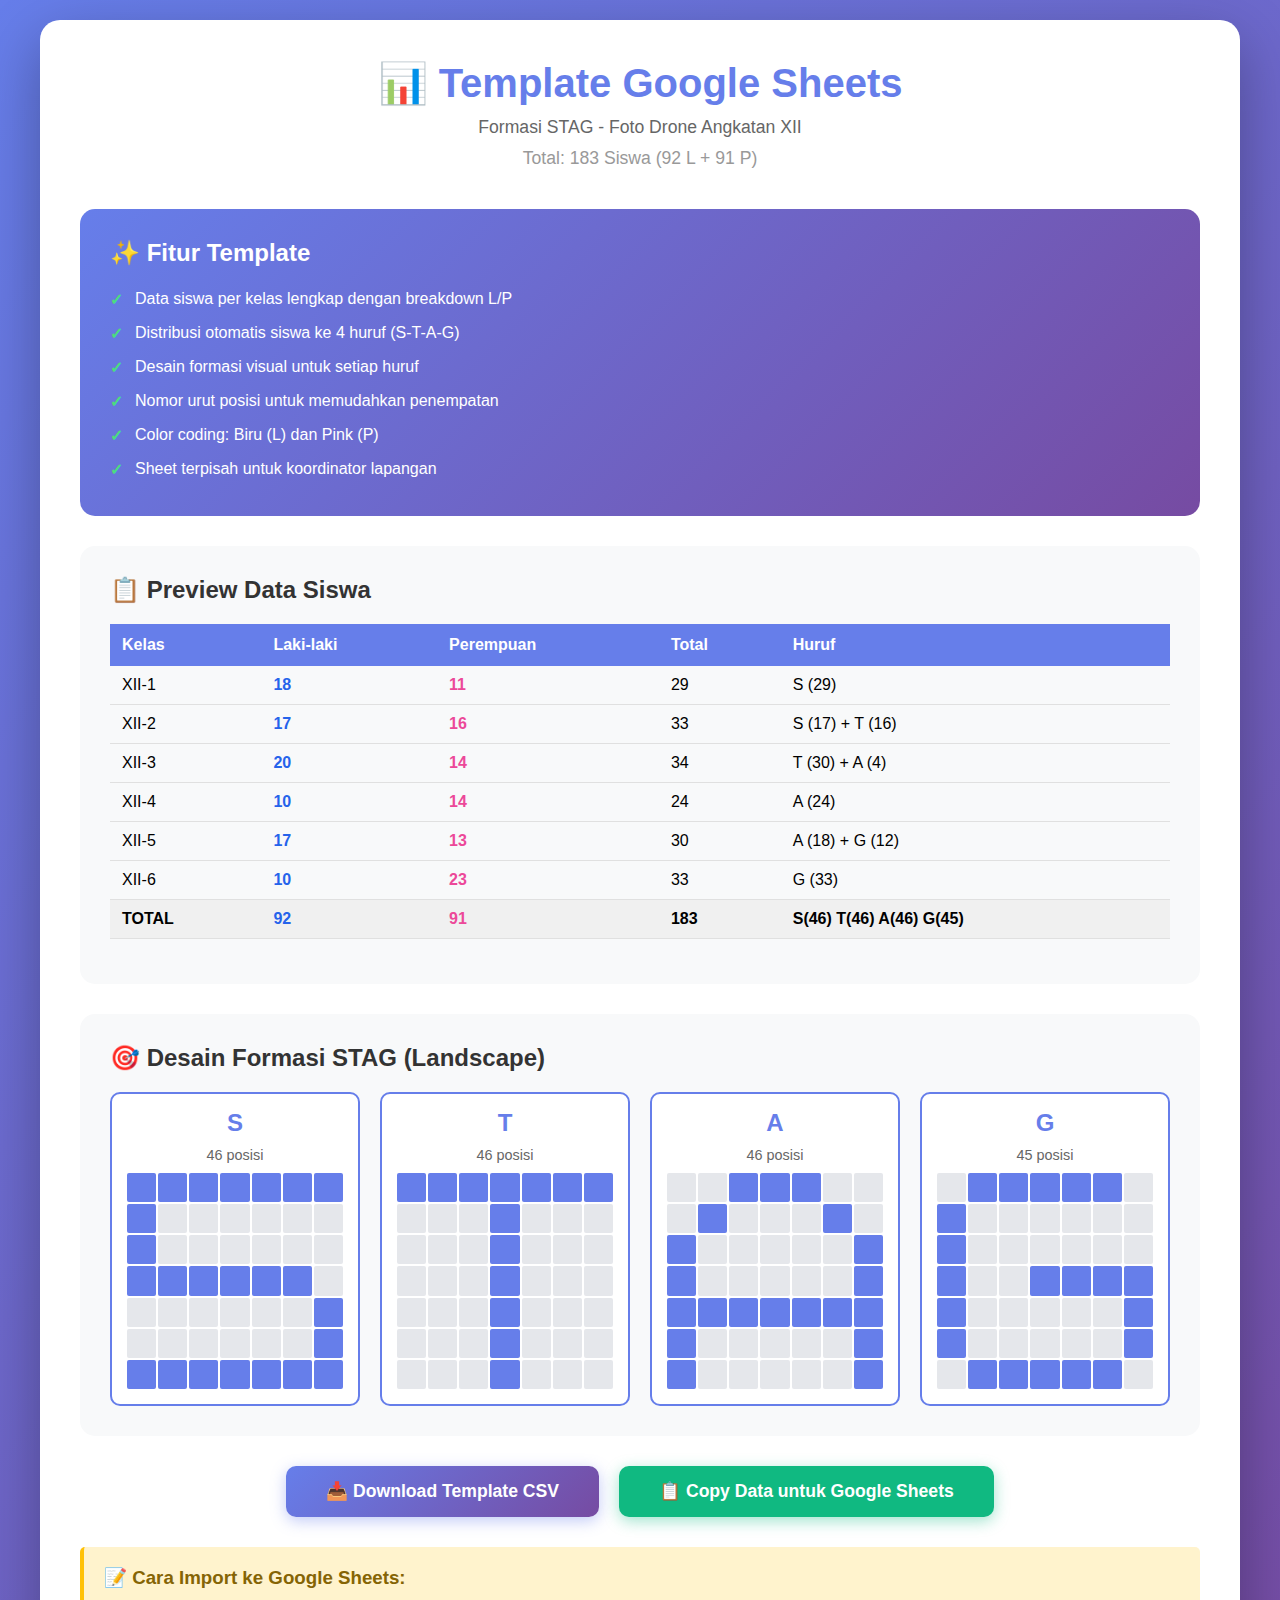
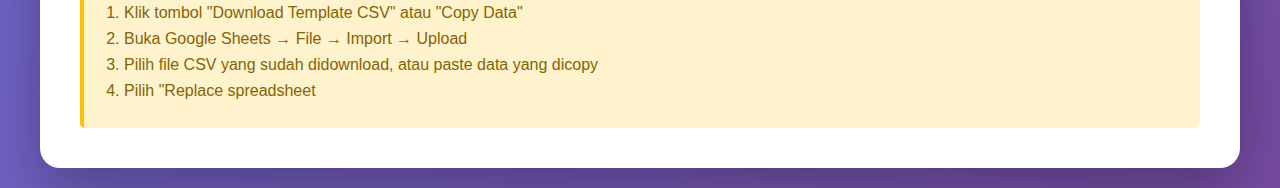
<file: csv.html>
<!DOCTYPE html>
<html lang="id">
<head>
    <meta charset="UTF-8">
    <meta name="viewport" content="width=device-width, initial-scale=1.0">
    <title>Generator Template Google Sheets - Formasi STAG</title>
    <style>
        * {
            margin: 0;
            padding: 0;
            box-sizing: border-box;
        }
        
        body {
            font-family: 'Segoe UI', Tahoma, Geneva, Verdana, sans-serif;
            background: linear-gradient(135deg, #667eea 0%, #764ba2 100%);
            padding: 20px;
            min-height: 100vh;
        }
        
        .container {
            max-width: 1200px;
            margin: 0 auto;
            background: white;
            border-radius: 20px;
            box-shadow: 0 20px 60px rgba(0,0,0,0.3);
            padding: 40px;
        }
        
        .header {
            text-align: center;
            margin-bottom: 40px;
        }
        
        .header h1 {
            color: #667eea;
            font-size: 2.5em;
            margin-bottom: 10px;
        }
        
        .header p {
            color: #666;
            font-size: 1.1em;
        }
        
        .info-box {
            background: linear-gradient(135deg, #667eea 0%, #764ba2 100%);
            color: white;
            padding: 30px;
            border-radius: 15px;
            margin-bottom: 30px;
        }
        
        .info-box h2 {
            margin-bottom: 15px;
            font-size: 1.5em;
        }
        
        .info-box ul {
            list-style: none;
            padding-left: 0;
        }
        
        .info-box li {
            padding: 8px 0;
            padding-left: 25px;
            position: relative;
        }
        
        .info-box li:before {
            content: "✓";
            position: absolute;
            left: 0;
            font-weight: bold;
            color: #4ade80;
        }
        
        .preview-section {
            background: #f8f9fa;
            padding: 30px;
            border-radius: 15px;
            margin-bottom: 30px;
        }
        
        .preview-section h2 {
            color: #333;
            margin-bottom: 20px;
        }
        
        .sheets-preview {
            background: white;
            border: 2px solid #ddd;
            border-radius: 10px;
            padding: 20px;
            font-family: 'Courier New', monospace;
            font-size: 0.9em;
            overflow-x: auto;
        }
        
        table {
            width: 100%;
            border-collapse: collapse;
            margin: 15px 0;
        }
        
        table th {
            background: #667eea;
            color: white;
            padding: 12px;
            text-align: left;
            font-weight: 600;
        }
        
        table td {
            padding: 10px 12px;
            border-bottom: 1px solid #e0e0e0;
        }
        
        table tr:hover {
            background: #f5f5f5;
        }
        
        .male-col {
            color: #2563eb;
            font-weight: 600;
        }
        
        .female-col {
            color: #ec4899;
            font-weight: 600;
        }
        
        .total-row {
            background: #f0f0f0;
            font-weight: bold;
        }
        
        .button-container {
            display: flex;
            gap: 20px;
            justify-content: center;
            margin-top: 30px;
        }
        
        .btn {
            padding: 15px 40px;
            font-size: 1.1em;
            border: none;
            border-radius: 10px;
            cursor: pointer;
            font-weight: 600;
            transition: all 0.3s;
            text-decoration: none;
            display: inline-flex;
            align-items: center;
            gap: 10px;
        }
        
        .btn-primary {
            background: linear-gradient(135deg, #667eea 0%, #764ba2 100%);
            color: white;
            box-shadow: 0 4px 15px rgba(102, 126, 234, 0.4);
        }
        
        .btn-primary:hover {
            transform: translateY(-2px);
            box-shadow: 0 6px 20px rgba(102, 126, 234, 0.6);
        }
        
        .btn-secondary {
            background: #10b981;
            color: white;
            box-shadow: 0 4px 15px rgba(16, 185, 129, 0.4);
        }
        
        .btn-secondary:hover {
            transform: translateY(-2px);
            box-shadow: 0 6px 20px rgba(16, 185, 129, 0.6);
        }
        
        .formation-grid {
            display: grid;
            grid-template-columns: repeat(4, 1fr);
            gap: 20px;
            margin-top: 20px;
        }
        
        .letter-card {
            background: white;
            border: 2px solid #667eea;
            border-radius: 10px;
            padding: 15px;
            text-align: center;
        }
        
        .letter-card h3 {
            color: #667eea;
            margin-bottom: 10px;
            font-size: 1.5em;
        }
        
        .letter-grid {
            display: grid;
            gap: 2px;
            margin-top: 10px;
        }
        
        .cell {
            width: 100%;
            padding-bottom: 100%;
            position: relative;
        }
        
        .cell-inner {
            position: absolute;
            top: 0;
            left: 0;
            right: 0;
            bottom: 0;
            border-radius: 2px;
        }
        
        .cell-filled {
            background: #667eea;
        }
        
        .cell-empty {
            background: #e5e7eb;
        }
        
        .instructions {
            background: #fff3cd;
            border-left: 4px solid #ffc107;
            padding: 20px;
            border-radius: 5px;
            margin-top: 30px;
        }
        
        .instructions h3 {
            color: #856404;
            margin-bottom: 15px;
        }
        
        .instructions ol {
            padding-left: 20px;
            color: #856404;
        }
        
        .instructions li {
            margin: 8px 0;
        }
    </style>
</head>
<body>
    <div class="container">
        <div class="header">
            <h1>📊 Template Google Sheets</h1>
            <p>Formasi STAG - Foto Drone Angkatan XII</p>
            <p style="margin-top: 10px; color: #999;">Total: 183 Siswa (92 L + 91 P)</p>
        </div>

        <div class="info-box">
            <h2>✨ Fitur Template</h2>
            <ul>
                <li>Data siswa per kelas lengkap dengan breakdown L/P</li>
                <li>Distribusi otomatis siswa ke 4 huruf (S-T-A-G)</li>
                <li>Desain formasi visual untuk setiap huruf</li>
                <li>Nomor urut posisi untuk memudahkan penempatan</li>
                <li>Color coding: Biru (L) dan Pink (P)</li>
                <li>Sheet terpisah untuk koordinator lapangan</li>
            </ul>
        </div>

        <div class="preview-section">
            <h2>📋 Preview Data Siswa</h2>
            <table>
                <thead>
                    <tr>
                        <th>Kelas</th>
                        <th>Laki-laki</th>
                        <th>Perempuan</th>
                        <th>Total</th>
                        <th>Huruf</th>
                    </tr>
                </thead>
                <tbody id="dataTable">
                    <tr>
                        <td>XII-1</td>
                        <td class="male-col">18</td>
                        <td class="female-col">11</td>
                        <td>29</td>
                        <td>S (29)</td>
                    </tr>
                    <tr>
                        <td>XII-2</td>
                        <td class="male-col">17</td>
                        <td class="female-col">16</td>
                        <td>33</td>
                        <td>S (17) + T (16)</td>
                    </tr>
                    <tr>
                        <td>XII-3</td>
                        <td class="male-col">20</td>
                        <td class="female-col">14</td>
                        <td>34</td>
                        <td>T (30) + A (4)</td>
                    </tr>
                    <tr>
                        <td>XII-4</td>
                        <td class="male-col">10</td>
                        <td class="female-col">14</td>
                        <td>24</td>
                        <td>A (24)</td>
                    </tr>
                    <tr>
                        <td>XII-5</td>
                        <td class="male-col">17</td>
                        <td class="female-col">13</td>
                        <td>30</td>
                        <td>A (18) + G (12)</td>
                    </tr>
                    <tr>
                        <td>XII-6</td>
                        <td class="male-col">10</td>
                        <td class="female-col">23</td>
                        <td>33</td>
                        <td>G (33)</td>
                    </tr>
                    <tr class="total-row">
                        <td><strong>TOTAL</strong></td>
                        <td class="male-col">92</td>
                        <td class="female-col">91</td>
                        <td><strong>183</strong></td>
                        <td>S(46) T(46) A(46) G(45)</td>
                    </tr>
                </tbody>
            </table>
        </div>

        <div class="preview-section">
            <h2>🎯 Desain Formasi STAG (Landscape)</h2>
            <div class="formation-grid">
                <div class="letter-card">
                    <h3>S</h3>
                    <p style="font-size: 0.9em; color: #666;">46 posisi</p>
                    <div class="letter-grid" style="grid-template-columns: repeat(7, 1fr);">
                        <div class="cell"><div class="cell-inner cell-filled"></div></div>
                        <div class="cell"><div class="cell-inner cell-filled"></div></div>
                        <div class="cell"><div class="cell-inner cell-filled"></div></div>
                        <div class="cell"><div class="cell-inner cell-filled"></div></div>
                        <div class="cell"><div class="cell-inner cell-filled"></div></div>
                        <div class="cell"><div class="cell-inner cell-filled"></div></div>
                        <div class="cell"><div class="cell-inner cell-filled"></div></div>
                        
                        <div class="cell"><div class="cell-inner cell-filled"></div></div>
                        <div class="cell"><div class="cell-inner cell-empty"></div></div>
                        <div class="cell"><div class="cell-inner cell-empty"></div></div>
                        <div class="cell"><div class="cell-inner cell-empty"></div></div>
                        <div class="cell"><div class="cell-inner cell-empty"></div></div>
                        <div class="cell"><div class="cell-inner cell-empty"></div></div>
                        <div class="cell"><div class="cell-inner cell-empty"></div></div>
                        
                        <div class="cell"><div class="cell-inner cell-filled"></div></div>
                        <div class="cell"><div class="cell-inner cell-empty"></div></div>
                        <div class="cell"><div class="cell-inner cell-empty"></div></div>
                        <div class="cell"><div class="cell-inner cell-empty"></div></div>
                        <div class="cell"><div class="cell-inner cell-empty"></div></div>
                        <div class="cell"><div class="cell-inner cell-empty"></div></div>
                        <div class="cell"><div class="cell-inner cell-empty"></div></div>
                        
                        <div class="cell"><div class="cell-inner cell-filled"></div></div>
                        <div class="cell"><div class="cell-inner cell-filled"></div></div>
                        <div class="cell"><div class="cell-inner cell-filled"></div></div>
                        <div class="cell"><div class="cell-inner cell-filled"></div></div>
                        <div class="cell"><div class="cell-inner cell-filled"></div></div>
                        <div class="cell"><div class="cell-inner cell-filled"></div></div>
                        <div class="cell"><div class="cell-inner cell-empty"></div></div>
                        
                        <div class="cell"><div class="cell-inner cell-empty"></div></div>
                        <div class="cell"><div class="cell-inner cell-empty"></div></div>
                        <div class="cell"><div class="cell-inner cell-empty"></div></div>
                        <div class="cell"><div class="cell-inner cell-empty"></div></div>
                        <div class="cell"><div class="cell-inner cell-empty"></div></div>
                        <div class="cell"><div class="cell-inner cell-empty"></div></div>
                        <div class="cell"><div class="cell-inner cell-filled"></div></div>
                        
                        <div class="cell"><div class="cell-inner cell-empty"></div></div>
                        <div class="cell"><div class="cell-inner cell-empty"></div></div>
                        <div class="cell"><div class="cell-inner cell-empty"></div></div>
                        <div class="cell"><div class="cell-inner cell-empty"></div></div>
                        <div class="cell"><div class="cell-inner cell-empty"></div></div>
                        <div class="cell"><div class="cell-inner cell-empty"></div></div>
                        <div class="cell"><div class="cell-inner cell-filled"></div></div>
                        
                        <div class="cell"><div class="cell-inner cell-filled"></div></div>
                        <div class="cell"><div class="cell-inner cell-filled"></div></div>
                        <div class="cell"><div class="cell-inner cell-filled"></div></div>
                        <div class="cell"><div class="cell-inner cell-filled"></div></div>
                        <div class="cell"><div class="cell-inner cell-filled"></div></div>
                        <div class="cell"><div class="cell-inner cell-filled"></div></div>
                        <div class="cell"><div class="cell-inner cell-filled"></div></div>
                    </div>
                </div>

                <div class="letter-card">
                    <h3>T</h3>
                    <p style="font-size: 0.9em; color: #666;">46 posisi</p>
                    <div class="letter-grid" style="grid-template-columns: repeat(7, 1fr);">
                        <div class="cell"><div class="cell-inner cell-filled"></div></div>
                        <div class="cell"><div class="cell-inner cell-filled"></div></div>
                        <div class="cell"><div class="cell-inner cell-filled"></div></div>
                        <div class="cell"><div class="cell-inner cell-filled"></div></div>
                        <div class="cell"><div class="cell-inner cell-filled"></div></div>
                        <div class="cell"><div class="cell-inner cell-filled"></div></div>
                        <div class="cell"><div class="cell-inner cell-filled"></div></div>
                        
                        <div class="cell"><div class="cell-inner cell-empty"></div></div>
                        <div class="cell"><div class="cell-inner cell-empty"></div></div>
                        <div class="cell"><div class="cell-inner cell-empty"></div></div>
                        <div class="cell"><div class="cell-inner cell-filled"></div></div>
                        <div class="cell"><div class="cell-inner cell-empty"></div></div>
                        <div class="cell"><div class="cell-inner cell-empty"></div></div>
                        <div class="cell"><div class="cell-inner cell-empty"></div></div>
                        
                        <div class="cell"><div class="cell-inner cell-empty"></div></div>
                        <div class="cell"><div class="cell-inner cell-empty"></div></div>
                        <div class="cell"><div class="cell-inner cell-empty"></div></div>
                        <div class="cell"><div class="cell-inner cell-filled"></div></div>
                        <div class="cell"><div class="cell-inner cell-empty"></div></div>
                        <div class="cell"><div class="cell-inner cell-empty"></div></div>
                        <div class="cell"><div class="cell-inner cell-empty"></div></div>
                        
                        <div class="cell"><div class="cell-inner cell-empty"></div></div>
                        <div class="cell"><div class="cell-inner cell-empty"></div></div>
                        <div class="cell"><div class="cell-inner cell-empty"></div></div>
                        <div class="cell"><div class="cell-inner cell-filled"></div></div>
                        <div class="cell"><div class="cell-inner cell-empty"></div></div>
                        <div class="cell"><div class="cell-inner cell-empty"></div></div>
                        <div class="cell"><div class="cell-inner cell-empty"></div></div>
                        
                        <div class="cell"><div class="cell-inner cell-empty"></div></div>
                        <div class="cell"><div class="cell-inner cell-empty"></div></div>
                        <div class="cell"><div class="cell-inner cell-empty"></div></div>
                        <div class="cell"><div class="cell-inner cell-filled"></div></div>
                        <div class="cell"><div class="cell-inner cell-empty"></div></div>
                        <div class="cell"><div class="cell-inner cell-empty"></div></div>
                        <div class="cell"><div class="cell-inner cell-empty"></div></div>
                        
                        <div class="cell"><div class="cell-inner cell-empty"></div></div>
                        <div class="cell"><div class="cell-inner cell-empty"></div></div>
                        <div class="cell"><div class="cell-inner cell-empty"></div></div>
                        <div class="cell"><div class="cell-inner cell-filled"></div></div>
                        <div class="cell"><div class="cell-inner cell-empty"></div></div>
                        <div class="cell"><div class="cell-inner cell-empty"></div></div>
                        <div class="cell"><div class="cell-inner cell-empty"></div></div>
                        
                        <div class="cell"><div class="cell-inner cell-empty"></div></div>
                        <div class="cell"><div class="cell-inner cell-empty"></div></div>
                        <div class="cell"><div class="cell-inner cell-empty"></div></div>
                        <div class="cell"><div class="cell-inner cell-filled"></div></div>
                        <div class="cell"><div class="cell-inner cell-empty"></div></div>
                        <div class="cell"><div class="cell-inner cell-empty"></div></div>
                        <div class="cell"><div class="cell-inner cell-empty"></div></div>
                    </div>
                </div>

                <div class="letter-card">
                    <h3>A</h3>
                    <p style="font-size: 0.9em; color: #666;">46 posisi</p>
                    <div class="letter-grid" style="grid-template-columns: repeat(7, 1fr);">
                        <div class="cell"><div class="cell-inner cell-empty"></div></div>
                        <div class="cell"><div class="cell-inner cell-empty"></div></div>
                        <div class="cell"><div class="cell-inner cell-filled"></div></div>
                        <div class="cell"><div class="cell-inner cell-filled"></div></div>
                        <div class="cell"><div class="cell-inner cell-filled"></div></div>
                        <div class="cell"><div class="cell-inner cell-empty"></div></div>
                        <div class="cell"><div class="cell-inner cell-empty"></div></div>
                        
                        <div class="cell"><div class="cell-inner cell-empty"></div></div>
                        <div class="cell"><div class="cell-inner cell-filled"></div></div>
                        <div class="cell"><div class="cell-inner cell-empty"></div></div>
                        <div class="cell"><div class="cell-inner cell-empty"></div></div>
                        <div class="cell"><div class="cell-inner cell-empty"></div></div>
                        <div class="cell"><div class="cell-inner cell-filled"></div></div>
                        <div class="cell"><div class="cell-inner cell-empty"></div></div>
                        
                        <div class="cell"><div class="cell-inner cell-filled"></div></div>
                        <div class="cell"><div class="cell-inner cell-empty"></div></div>
                        <div class="cell"><div class="cell-inner cell-empty"></div></div>
                        <div class="cell"><div class="cell-inner cell-empty"></div></div>
                        <div class="cell"><div class="cell-inner cell-empty"></div></div>
                        <div class="cell"><div class="cell-inner cell-empty"></div></div>
                        <div class="cell"><div class="cell-inner cell-filled"></div></div>
                        
                        <div class="cell"><div class="cell-inner cell-filled"></div></div>
                        <div class="cell"><div class="cell-inner cell-empty"></div></div>
                        <div class="cell"><div class="cell-inner cell-empty"></div></div>
                        <div class="cell"><div class="cell-inner cell-empty"></div></div>
                        <div class="cell"><div class="cell-inner cell-empty"></div></div>
                        <div class="cell"><div class="cell-inner cell-empty"></div></div>
                        <div class="cell"><div class="cell-inner cell-filled"></div></div>
                        
                        <div class="cell"><div class="cell-inner cell-filled"></div></div>
                        <div class="cell"><div class="cell-inner cell-filled"></div></div>
                        <div class="cell"><div class="cell-inner cell-filled"></div></div>
                        <div class="cell"><div class="cell-inner cell-filled"></div></div>
                        <div class="cell"><div class="cell-inner cell-filled"></div></div>
                        <div class="cell"><div class="cell-inner cell-filled"></div></div>
                        <div class="cell"><div class="cell-inner cell-filled"></div></div>
                        
                        <div class="cell"><div class="cell-inner cell-filled"></div></div>
                        <div class="cell"><div class="cell-inner cell-empty"></div></div>
                        <div class="cell"><div class="cell-inner cell-empty"></div></div>
                        <div class="cell"><div class="cell-inner cell-empty"></div></div>
                        <div class="cell"><div class="cell-inner cell-empty"></div></div>
                        <div class="cell"><div class="cell-inner cell-empty"></div></div>
                        <div class="cell"><div class="cell-inner cell-filled"></div></div>
                        
                        <div class="cell"><div class="cell-inner cell-filled"></div></div>
                        <div class="cell"><div class="cell-inner cell-empty"></div></div>
                        <div class="cell"><div class="cell-inner cell-empty"></div></div>
                        <div class="cell"><div class="cell-inner cell-empty"></div></div>
                        <div class="cell"><div class="cell-inner cell-empty"></div></div>
                        <div class="cell"><div class="cell-inner cell-empty"></div></div>
                        <div class="cell"><div class="cell-inner cell-filled"></div></div>
                    </div>
                </div>

                <div class="letter-card">
                    <h3>G</h3>
                    <p style="font-size: 0.9em; color: #666;">45 posisi</p>
                    <div class="letter-grid" style="grid-template-columns: repeat(7, 1fr);">
                        <div class="cell"><div class="cell-inner cell-empty"></div></div>
                        <div class="cell"><div class="cell-inner cell-filled"></div></div>
                        <div class="cell"><div class="cell-inner cell-filled"></div></div>
                        <div class="cell"><div class="cell-inner cell-filled"></div></div>
                        <div class="cell"><div class="cell-inner cell-filled"></div></div>
                        <div class="cell"><div class="cell-inner cell-filled"></div></div>
                        <div class="cell"><div class="cell-inner cell-empty"></div></div>
                        
                        <div class="cell"><div class="cell-inner cell-filled"></div></div>
                        <div class="cell"><div class="cell-inner cell-empty"></div></div>
                        <div class="cell"><div class="cell-inner cell-empty"></div></div>
                        <div class="cell"><div class="cell-inner cell-empty"></div></div>
                        <div class="cell"><div class="cell-inner cell-empty"></div></div>
                        <div class="cell"><div class="cell-inner cell-empty"></div></div>
                        <div class="cell"><div class="cell-inner cell-empty"></div></div>
                        
                        <div class="cell"><div class="cell-inner cell-filled"></div></div>
                        <div class="cell"><div class="cell-inner cell-empty"></div></div>
                        <div class="cell"><div class="cell-inner cell-empty"></div></div>
                        <div class="cell"><div class="cell-inner cell-empty"></div></div>
                        <div class="cell"><div class="cell-inner cell-empty"></div></div>
                        <div class="cell"><div class="cell-inner cell-empty"></div></div>
                        <div class="cell"><div class="cell-inner cell-empty"></div></div>
                        
                        <div class="cell"><div class="cell-inner cell-filled"></div></div>
                        <div class="cell"><div class="cell-inner cell-empty"></div></div>
                        <div class="cell"><div class="cell-inner cell-empty"></div></div>
                        <div class="cell"><div class="cell-inner cell-filled"></div></div>
                        <div class="cell"><div class="cell-inner cell-filled"></div></div>
                        <div class="cell"><div class="cell-inner cell-filled"></div></div>
                        <div class="cell"><div class="cell-inner cell-filled"></div></div>
                        
                        <div class="cell"><div class="cell-inner cell-filled"></div></div>
                        <div class="cell"><div class="cell-inner cell-empty"></div></div>
                        <div class="cell"><div class="cell-inner cell-empty"></div></div>
                        <div class="cell"><div class="cell-inner cell-empty"></div></div>
                        <div class="cell"><div class="cell-inner cell-empty"></div></div>
                        <div class="cell"><div class="cell-inner cell-empty"></div></div>
                        <div class="cell"><div class="cell-inner cell-filled"></div></div>
                        
                        <div class="cell"><div class="cell-inner cell-filled"></div></div>
                        <div class="cell"><div class="cell-inner cell-empty"></div></div>
                        <div class="cell"><div class="cell-inner cell-empty"></div></div>
                        <div class="cell"><div class="cell-inner cell-empty"></div></div>
                        <div class="cell"><div class="cell-inner cell-empty"></div></div>
                        <div class="cell"><div class="cell-inner cell-empty"></div></div>
                        <div class="cell"><div class="cell-inner cell-filled"></div></div>
                        
                        <div class="cell"><div class="cell-inner cell-empty"></div></div>
                        <div class="cell"><div class="cell-inner cell-filled"></div></div>
                        <div class="cell"><div class="cell-inner cell-filled"></div></div>
                        <div class="cell"><div class="cell-inner cell-filled"></div></div>
                        <div class="cell"><div class="cell-inner cell-filled"></div></div>
                        <div class="cell"><div class="cell-inner cell-filled"></div></div>
                        <div class="cell"><div class="cell-inner cell-empty"></div></div>
                    </div>
                </div>
            </div>
        </div>

        <div class="button-container">
            <button class="btn btn-primary" onclick="generateCSV()">
                📥 Download Template CSV
            </button>
            <button class="btn btn-secondary" onclick="copyToClipboard()">
                📋 Copy Data untuk Google Sheets
            </button>
        </div>

        <div class="instructions">
            <h3>📝 Cara Import ke Google Sheets:</h3>
            <ol>
                <li>Klik tombol "Download Template CSV" atau "Copy Data"</li>
                <li>Buka Google Sheets → File → Import → Upload</li>
                <li>Pilih file CSV yang sudah didownload, atau paste data yang dicopy</li>
                <li>Pilih "Replace spreadsheet
</file>
